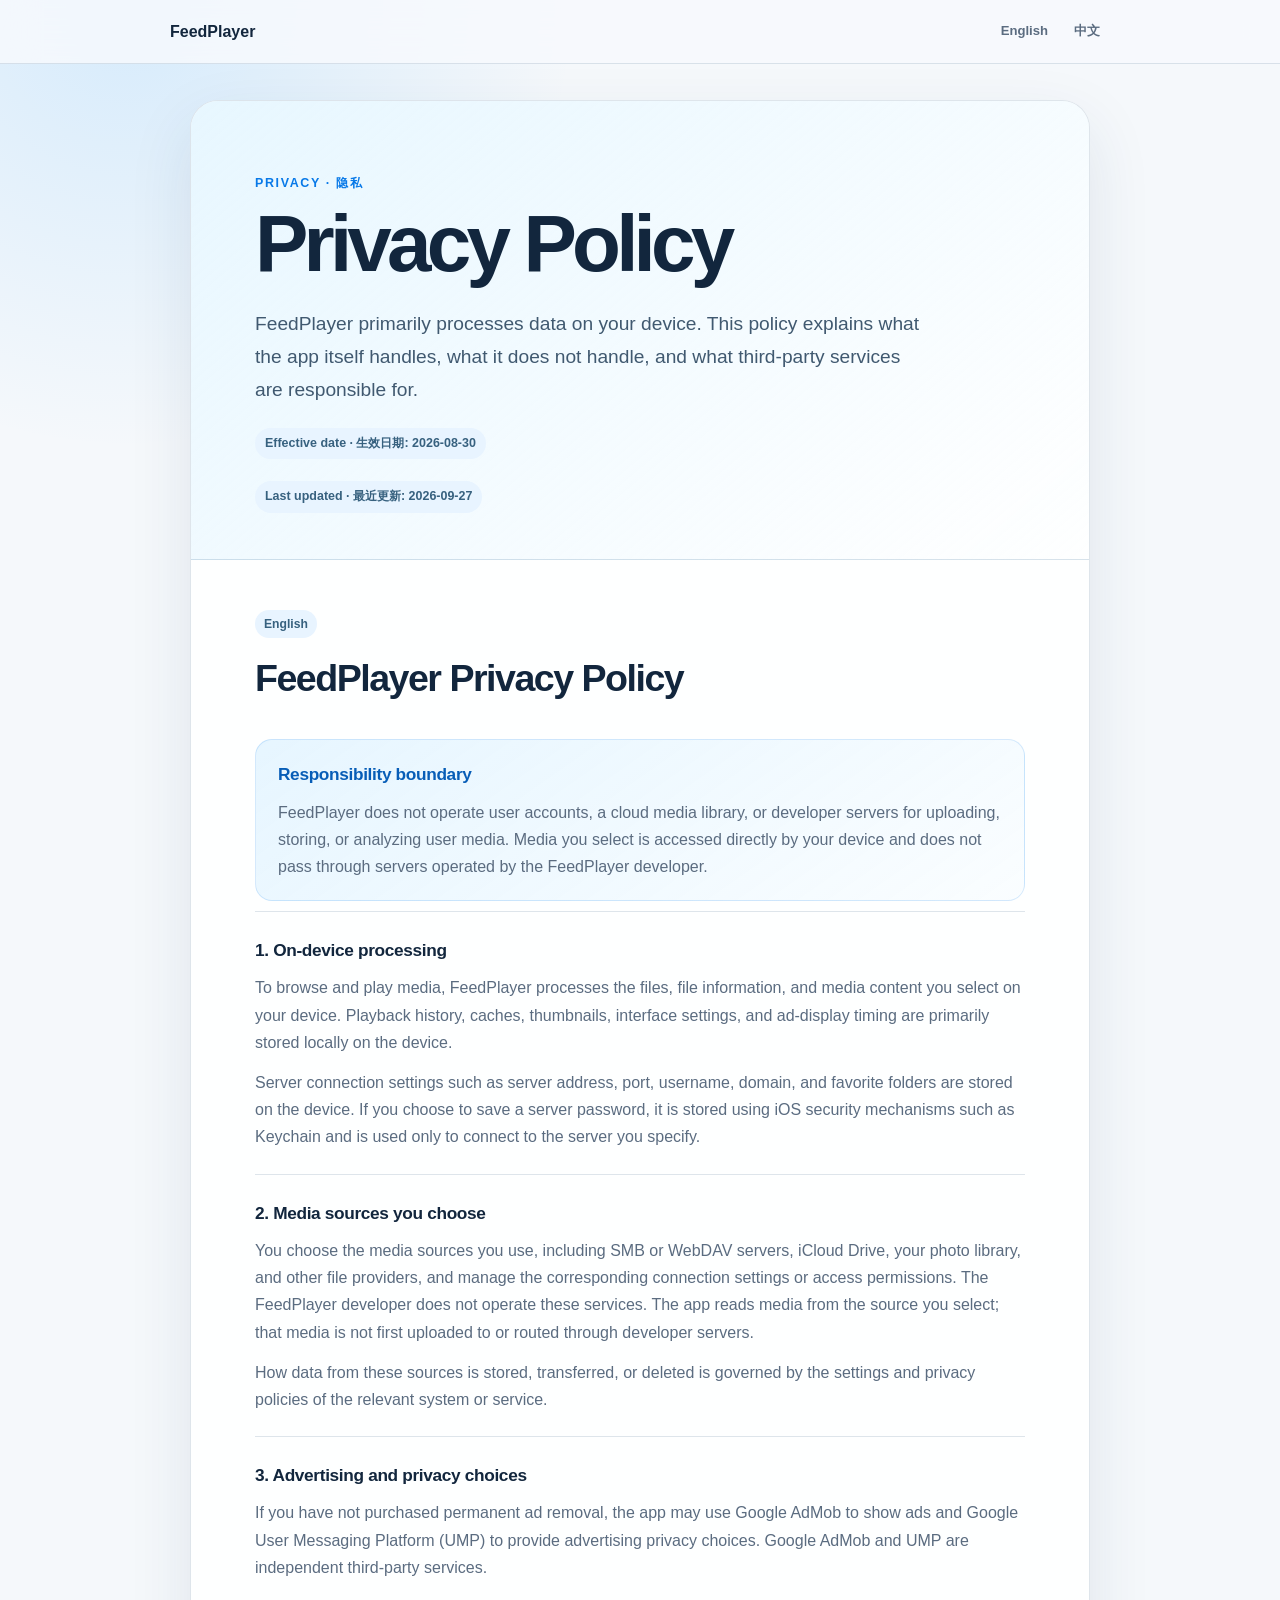
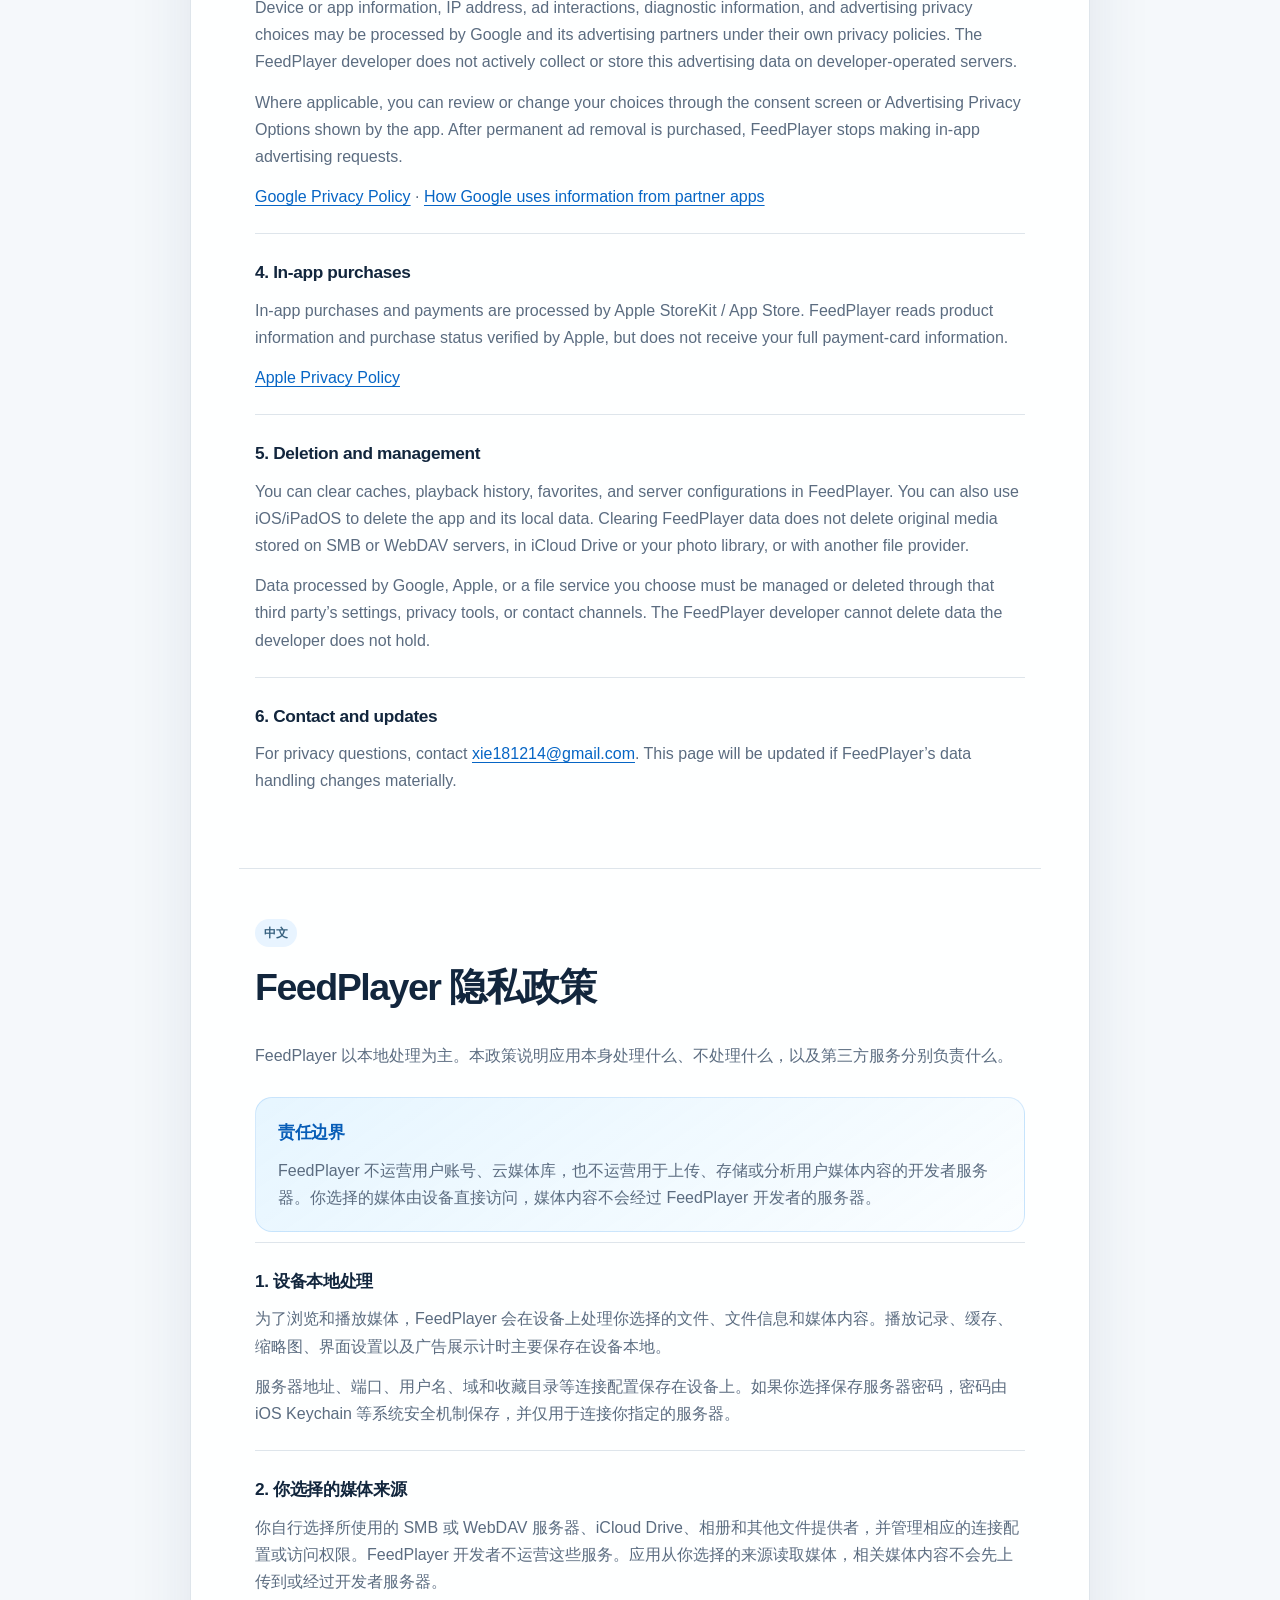
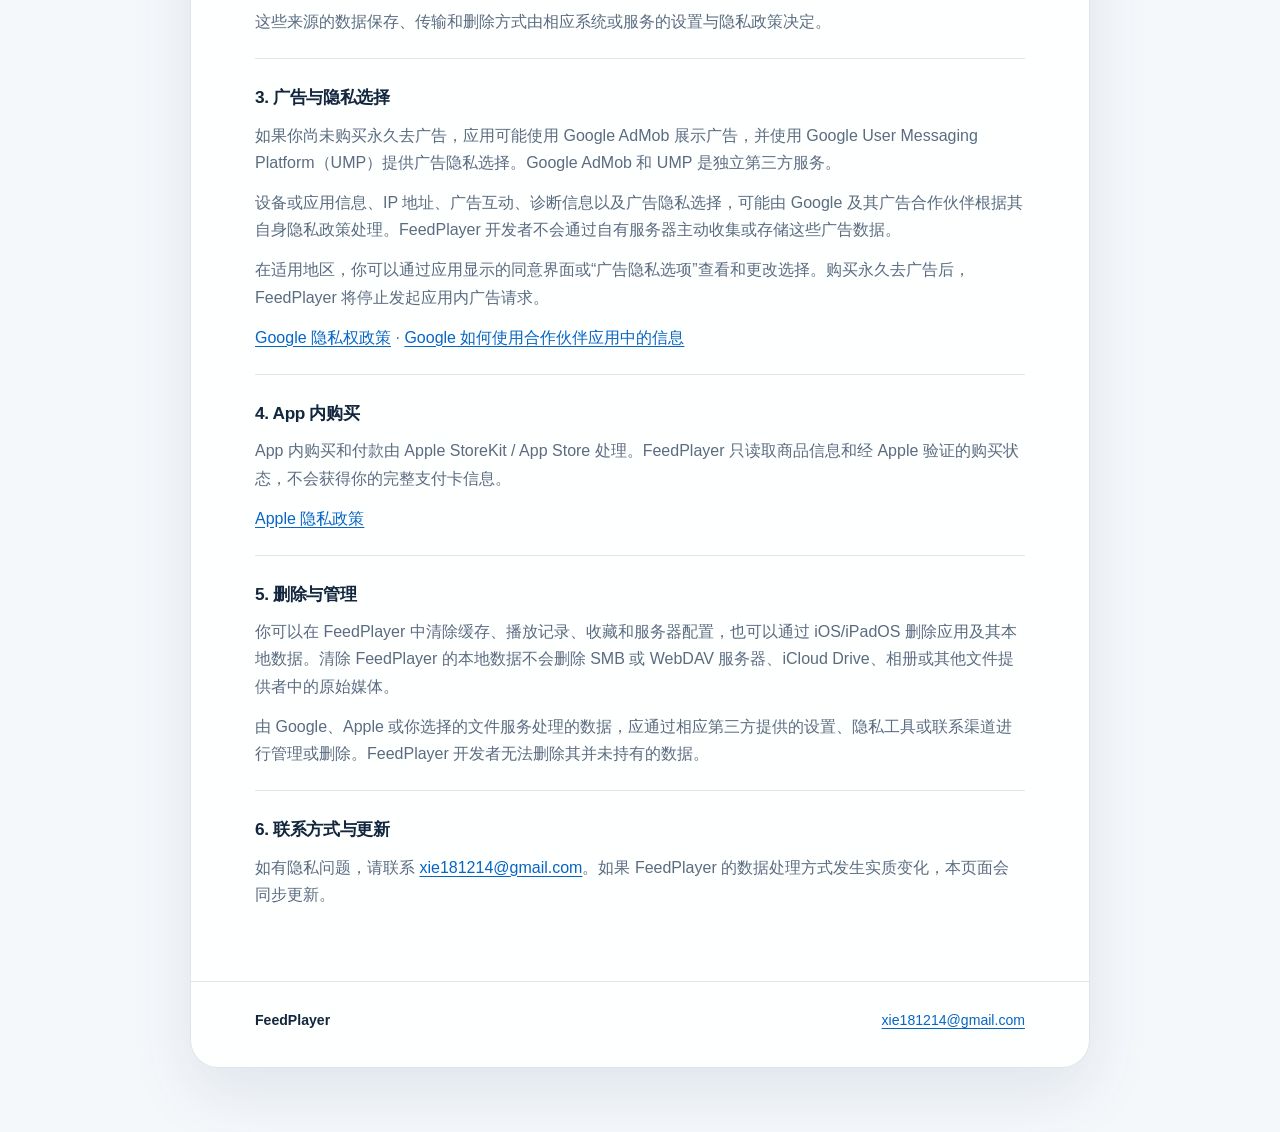
<file: index.html>
<!doctype html>
<html lang="en">
  <head>
    <meta charset="utf-8" />
    <meta name="viewport" content="width=device-width, initial-scale=1" />
    <meta name="description" content="FeedPlayer Privacy Policy · 隐私政策" />
    <meta name="color-scheme" content="light dark" />
    <title>FeedPlayer Privacy Policy · 隐私政策</title>
    <link rel="stylesheet" href="styles.css" />
  </head>
  <body>
    <header class="topbar">
      <a class="brand" href="#top" aria-label="FeedPlayer Privacy Policy">FeedPlayer</a>
      <nav aria-label="Language">
        <a href="#en">English</a>
        <a href="#zh" lang="zh-Hans">中文</a>
      </nav>
    </header>

    <main id="top" class="page">
      <section class="hero">
        <p class="eyebrow">Privacy · <span lang="zh-Hans">隐私</span></p>
        <h1>Privacy Policy</h1>
        <p class="lead">FeedPlayer primarily processes data on your device. This policy explains what the app itself handles, what it does not handle, and what third-party services are responsible for.</p>
        <p class="date">Effective date · <span lang="zh-Hans">生效日期</span>: 2026-08-30</p>
        <p class="date">Last updated · <span lang="zh-Hans">最近更新</span>: 2026-09-27</p>
      </section>

      <article id="en" lang="en">
        <div class="language-title"><span>English</span><h2>FeedPlayer Privacy Policy</h2></div>

        <section class="highlight">
          <h3>Responsibility boundary</h3>
          <p>FeedPlayer does not operate user accounts, a cloud media library, or developer servers for uploading, storing, or analyzing user media. Media you select is accessed directly by your device and does not pass through servers operated by the FeedPlayer developer.</p>
        </section>

        <section>
          <h3>1. On-device processing</h3>
          <p>To browse and play media, FeedPlayer processes the files, file information, and media content you select on your device. Playback history, caches, thumbnails, interface settings, and ad-display timing are primarily stored locally on the device.</p>
          <p>Server connection settings such as server address, port, username, domain, and favorite folders are stored on the device. If you choose to save a server password, it is stored using iOS security mechanisms such as Keychain and is used only to connect to the server you specify.</p>
        </section>

        <section>
          <h3>2. Media sources you choose</h3>
          <p>You choose the media sources you use, including SMB or WebDAV servers, iCloud Drive, your photo library, and other file providers, and manage the corresponding connection settings or access permissions. The FeedPlayer developer does not operate these services. The app reads media from the source you select; that media is not first uploaded to or routed through developer servers.</p>
          <p>How data from these sources is stored, transferred, or deleted is governed by the settings and privacy policies of the relevant system or service.</p>
        </section>

        <section>
          <h3>3. Advertising and privacy choices</h3>
          <p>If you have not purchased permanent ad removal, the app may use Google AdMob to show ads and Google User Messaging Platform (UMP) to provide advertising privacy choices. Google AdMob and UMP are independent third-party services.</p>
          <p>Device or app information, IP address, ad interactions, diagnostic information, and advertising privacy choices may be processed by Google and its advertising partners under their own privacy policies. The FeedPlayer developer does not actively collect or store this advertising data on developer-operated servers.</p>
          <p>Where applicable, you can review or change your choices through the consent screen or Advertising Privacy Options shown by the app. After permanent ad removal is purchased, FeedPlayer stops making in-app advertising requests.</p>
          <p><a href="https://policies.google.com/privacy">Google Privacy Policy</a> · <a href="https://policies.google.com/technologies/partner-sites">How Google uses information from partner apps</a></p>
        </section>

        <section>
          <h3>4. In-app purchases</h3>
          <p>In-app purchases and payments are processed by Apple StoreKit / App Store. FeedPlayer reads product information and purchase status verified by Apple, but does not receive your full payment-card information.</p>
          <p><a href="https://www.apple.com/legal/privacy/">Apple Privacy Policy</a></p>
        </section>

        <section>
          <h3>5. Deletion and management</h3>
          <p>You can clear caches, playback history, favorites, and server configurations in FeedPlayer. You can also use iOS/iPadOS to delete the app and its local data. Clearing FeedPlayer data does not delete original media stored on SMB or WebDAV servers, in iCloud Drive or your photo library, or with another file provider.</p>
          <p>Data processed by Google, Apple, or a file service you choose must be managed or deleted through that third party’s settings, privacy tools, or contact channels. The FeedPlayer developer cannot delete data the developer does not hold.</p>
        </section>

        <section>
          <h3>6. Contact and updates</h3>
          <p>For privacy questions, contact <a href="mailto:xie181214@gmail.com">xie181214@gmail.com</a>. This page will be updated if FeedPlayer’s data handling changes materially.</p>
        </section>
      </article>

      <hr />

      <article id="zh" lang="zh-Hans">
        <div class="language-title"><span>中文</span><h2>FeedPlayer 隐私政策</h2></div>
        <p>FeedPlayer 以本地处理为主。本政策说明应用本身处理什么、不处理什么，以及第三方服务分别负责什么。</p>

        <section class="highlight">
          <h3>责任边界</h3>
          <p>FeedPlayer 不运营用户账号、云媒体库，也不运营用于上传、存储或分析用户媒体内容的开发者服务器。你选择的媒体由设备直接访问，媒体内容不会经过 FeedPlayer 开发者的服务器。</p>
        </section>

        <section>
          <h3>1. 设备本地处理</h3>
          <p>为了浏览和播放媒体，FeedPlayer 会在设备上处理你选择的文件、文件信息和媒体内容。播放记录、缓存、缩略图、界面设置以及广告展示计时主要保存在设备本地。</p>
          <p>服务器地址、端口、用户名、域和收藏目录等连接配置保存在设备上。如果你选择保存服务器密码，密码由 iOS Keychain 等系统安全机制保存，并仅用于连接你指定的服务器。</p>
        </section>

        <section>
          <h3>2. 你选择的媒体来源</h3>
          <p>你自行选择所使用的 SMB 或 WebDAV 服务器、iCloud Drive、相册和其他文件提供者，并管理相应的连接配置或访问权限。FeedPlayer 开发者不运营这些服务。应用从你选择的来源读取媒体，相关媒体内容不会先上传到或经过开发者服务器。</p>
          <p>这些来源的数据保存、传输和删除方式由相应系统或服务的设置与隐私政策决定。</p>
        </section>

        <section>
          <h3>3. 广告与隐私选择</h3>
          <p>如果你尚未购买永久去广告，应用可能使用 Google AdMob 展示广告，并使用 Google User Messaging Platform（UMP）提供广告隐私选择。Google AdMob 和 UMP 是独立第三方服务。</p>
          <p>设备或应用信息、IP 地址、广告互动、诊断信息以及广告隐私选择，可能由 Google 及其广告合作伙伴根据其自身隐私政策处理。FeedPlayer 开发者不会通过自有服务器主动收集或存储这些广告数据。</p>
          <p>在适用地区，你可以通过应用显示的同意界面或“广告隐私选项”查看和更改选择。购买永久去广告后，FeedPlayer 将停止发起应用内广告请求。</p>
          <p><a href="https://policies.google.com/privacy">Google 隐私权政策</a> · <a href="https://policies.google.com/technologies/partner-sites">Google 如何使用合作伙伴应用中的信息</a></p>
        </section>

        <section>
          <h3>4. App 内购买</h3>
          <p>App 内购买和付款由 Apple StoreKit / App Store 处理。FeedPlayer 只读取商品信息和经 Apple 验证的购买状态，不会获得你的完整支付卡信息。</p>
          <p><a href="https://www.apple.com/legal/privacy/">Apple 隐私政策</a></p>
        </section>

        <section>
          <h3>5. 删除与管理</h3>
          <p>你可以在 FeedPlayer 中清除缓存、播放记录、收藏和服务器配置，也可以通过 iOS/iPadOS 删除应用及其本地数据。清除 FeedPlayer 的本地数据不会删除 SMB 或 WebDAV 服务器、iCloud Drive、相册或其他文件提供者中的原始媒体。</p>
          <p>由 Google、Apple 或你选择的文件服务处理的数据，应通过相应第三方提供的设置、隐私工具或联系渠道进行管理或删除。FeedPlayer 开发者无法删除其并未持有的数据。</p>
        </section>

        <section>
          <h3>6. 联系方式与更新</h3>
          <p>如有隐私问题，请联系 <a href="mailto:xie181214@gmail.com">xie181214@gmail.com</a>。如果 FeedPlayer 的数据处理方式发生实质变化，本页面会同步更新。</p>
        </section>
      </article>

      <footer>
        <strong>FeedPlayer</strong>
        <a href="mailto:xie181214@gmail.com">xie181214@gmail.com</a>
      </footer>
    </main>
  </body>
</html>
</file>
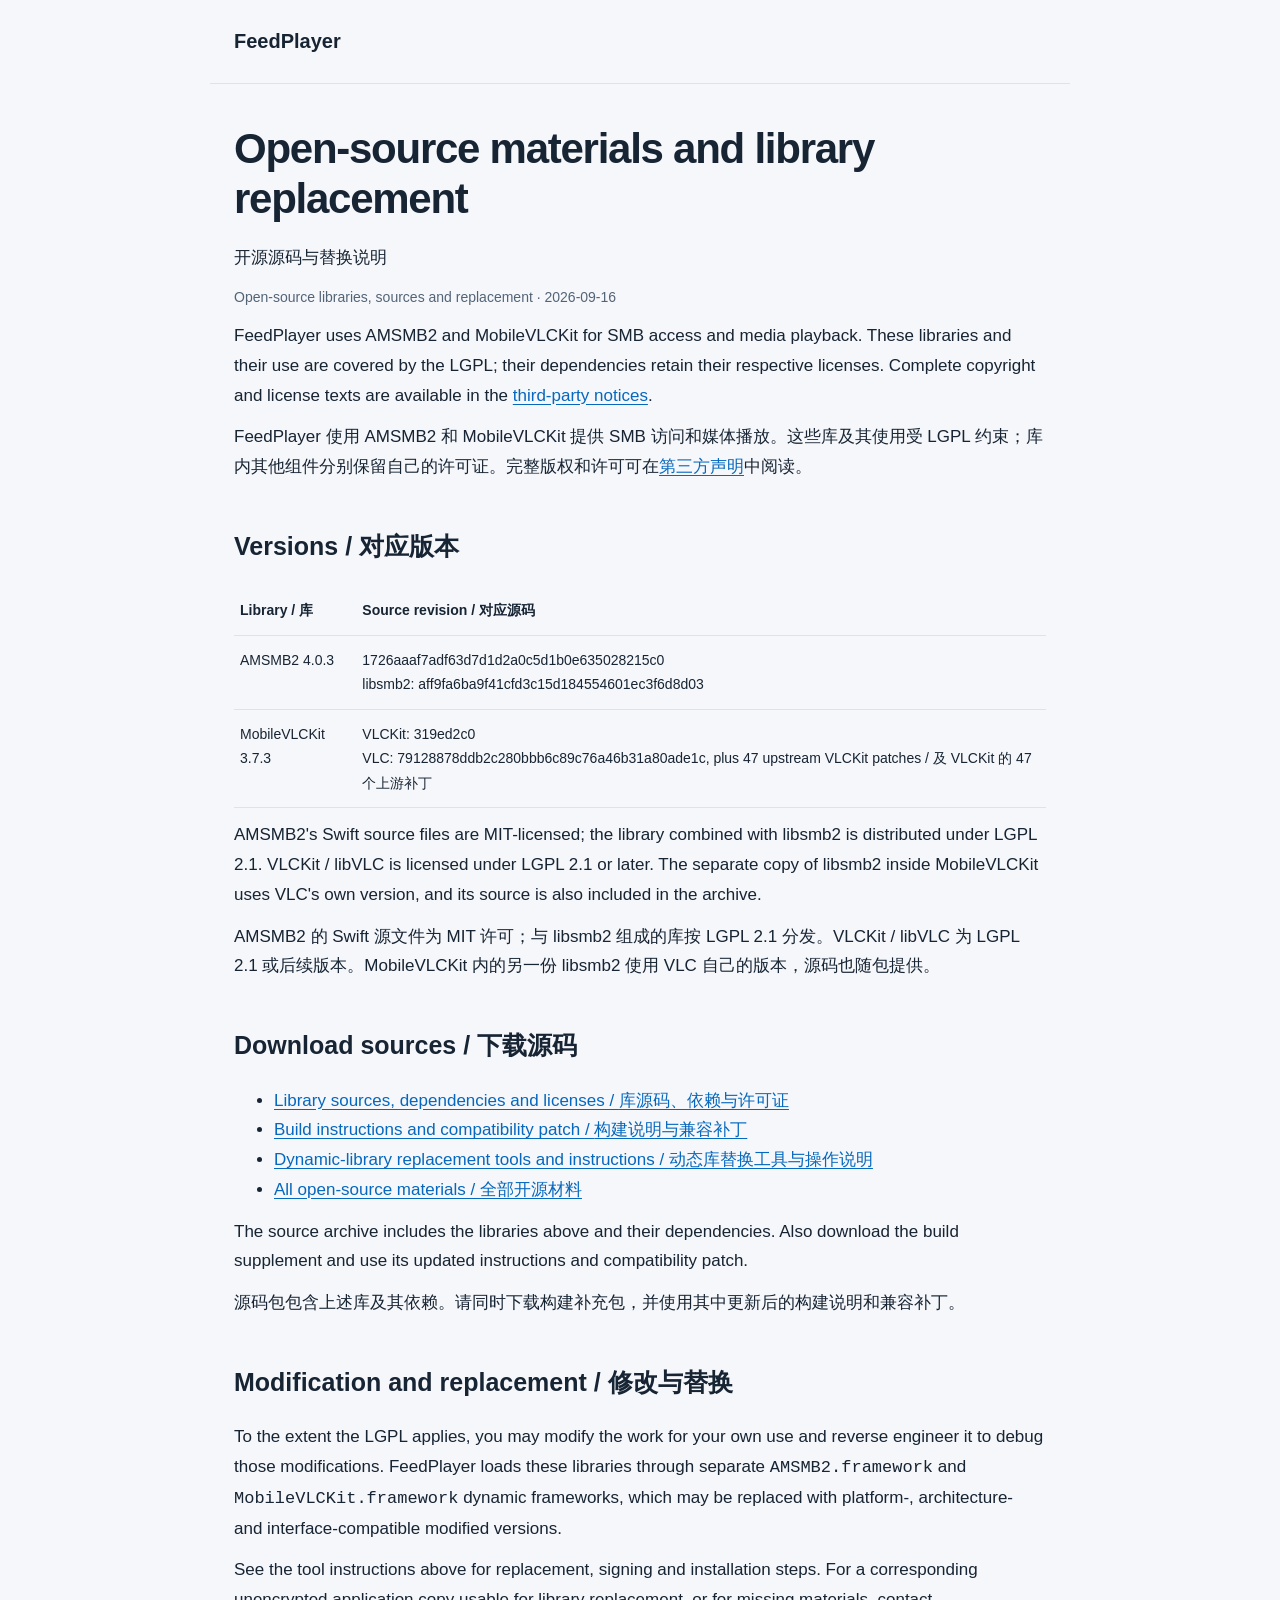
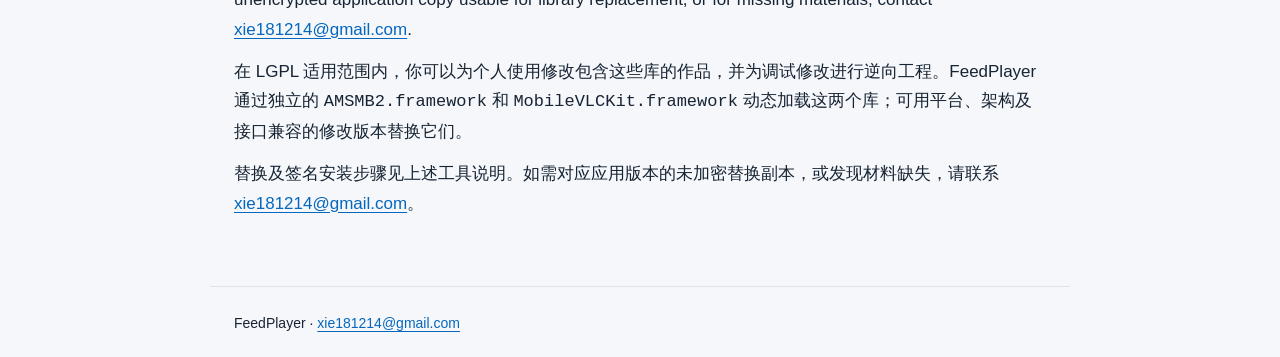
<file: source-offer.html>
<!doctype html>
<html lang="en"><head><meta charset="utf-8"><meta name="viewport" content="width=device-width,initial-scale=1"><meta name="color-scheme" content="light dark"><meta name="description" content="AMSMB2 and MobileVLCKit licenses, source archives and replacement instructions"><title>FeedPlayer · Open-source materials</title><style>
:root{color-scheme:light dark;--bg:#f5f7fa;--fg:#172433;--muted:#536477;--line:#dce3eb;--link:#0567be;--card:#fff}
*{box-sizing:border-box}body{margin:0;background:var(--bg);color:var(--fg);font:17px/1.75 -apple-system,BlinkMacSystemFont,"Segoe UI",sans-serif}a{color:var(--link);text-underline-offset:3px;overflow-wrap:anywhere}header,main,footer{max-width:860px;margin:auto;padding:24px}header{border-bottom:1px solid var(--line)}.brand{display:block;font-size:20px;font-weight:700;text-decoration:none;color:var(--fg)}main{padding-top:40px;padding-bottom:56px}h1{font-size:clamp(28px,6vw,42px);line-height:1.2;margin:0 0 18px;letter-spacing:-.03em}h2{font-size:25px;line-height:1.3;margin:48px 0 24px}h3{font-size:19px;line-height:1.4;margin:32px 0 12px}p,ul{margin:12px 0}.meta,.muted{color:var(--muted);font-size:14px}.summary{background:var(--card);border:1px solid var(--line);border-radius:16px;padding:18px 22px;margin:24px 0}hr{border:0;border-top:1px solid var(--line);margin:44px 0}footer{border-top:1px solid var(--line);font-size:14px}pre{font:13px/1.65 ui-monospace,SFMono-Regular,Menlo,monospace;white-space:pre-wrap;overflow-wrap:anywhere}details{background:var(--card);border:1px solid var(--line);border-radius:12px;padding:16px;margin:14px 0}summary{cursor:pointer;font-weight:600}table{border-collapse:collapse;width:100%;font-size:14px}td,th{text-align:left;vertical-align:top;border-bottom:1px solid var(--line);padding:12px 6px;overflow-wrap:anywhere}code{overflow-wrap:anywhere}section{scroll-margin-top:20px}@media(prefers-color-scheme:dark){:root{--bg:#111820;--fg:#ecf1f7;--muted:#b1bfce;--line:#344251;--link:#89c6ff;--card:#1a2531}}@media(max-width:480px){header,main,footer{padding-left:20px;padding-right:20px}body{font-size:16px}}
</style></head><body><header id="top"><a class="brand" href="#top">FeedPlayer</a></header><main><h1>Open-source materials and library replacement</h1>
<p lang="zh-Hans">开源源码与替换说明</p>
<p class="meta">Open-source libraries, sources and replacement · 2026-09-16</p>
<p>FeedPlayer uses AMSMB2 and MobileVLCKit for SMB access and media playback. These libraries and their use are covered by the LGPL; their dependencies retain their respective licenses. Complete copyright and license texts are available in the <a href="third-party-notices.html">third-party notices</a>.</p>
<p lang="zh-Hans">FeedPlayer 使用 AMSMB2 和 MobileVLCKit 提供 SMB 访问和媒体播放。这些库及其使用受 LGPL 约束；库内其他组件分别保留自己的许可证。完整版权和许可可在<a href="third-party-notices.html">第三方声明</a>中阅读。</p>
<h2>Versions / <span lang="zh-Hans">对应版本</span></h2>
<table><thead><tr><th>Library / <span lang="zh-Hans">库</span></th><th>Source revision / <span lang="zh-Hans">对应源码</span></th></tr></thead><tbody>
<tr><td>AMSMB2 4.0.3</td><td>1726aaaf7adf63d7d1d2a0c5d1b0e635028215c0<br>libsmb2: aff9fa6ba9f41cfd3c15d184554601ec3f6d8d03</td></tr>
<tr><td>MobileVLCKit 3.7.3</td><td>VLCKit: 319ed2c0<br>VLC: 79128878ddb2c280bbb6c89c76a46b31a80ade1c, plus 47 upstream VLCKit patches / <span lang="zh-Hans">及 VLCKit 的 47 个上游补丁</span></td></tr>
</tbody></table>
<p>AMSMB2's Swift source files are MIT-licensed; the library combined with libsmb2 is distributed under LGPL 2.1. VLCKit / libVLC is licensed under LGPL 2.1 or later. The separate copy of libsmb2 inside MobileVLCKit uses VLC's own version, and its source is also included in the archive.</p>
<p lang="zh-Hans">AMSMB2 的 Swift 源文件为 MIT 许可；与 libsmb2 组成的库按 LGPL 2.1 分发。VLCKit / libVLC 为 LGPL 2.1 或后续版本。MobileVLCKit 内的另一份 libsmb2 使用 VLC 自己的版本，源码也随包提供。</p>
<h2>Download sources / <span lang="zh-Hans">下载源码</span></h2>
<ul>
<li><a href="https://github.com/181214-del/FeedPlayer-Support/releases/download/third-party-sources-2026-09-16/feedplayer-third-party-sources-2026-09-16.tar">Library sources, dependencies and licenses / <span lang="zh-Hans">库源码、依赖与许可证</span></a></li>
<li><a href="https://github.com/181214-del/FeedPlayer-Support/releases/download/third-party-sources-2026-09-16/source-rebuild-validation-2026-09-16.tar.gz">Build instructions and compatibility patch / <span lang="zh-Hans">构建说明与兼容补丁</span></a></li>
<li><a href="https://github.com/181214-del/FeedPlayer-Support/releases/download/third-party-sources-2026-09-16/library-replacement-tools-2026-09-16.tar.gz">Dynamic-library replacement tools and instructions / <span lang="zh-Hans">动态库替换工具与操作说明</span></a></li>
<li><a href="https://github.com/181214-del/FeedPlayer-Support/releases/tag/third-party-sources-2026-09-16">All open-source materials / <span lang="zh-Hans">全部开源材料</span></a></li>
</ul>
<p>The source archive includes the libraries above and their dependencies. Also download the build supplement and use its updated instructions and compatibility patch.</p>
<p lang="zh-Hans">源码包包含上述库及其依赖。请同时下载构建补充包，并使用其中更新后的构建说明和兼容补丁。</p>
<h2>Modification and replacement / <span lang="zh-Hans">修改与替换</span></h2>
<p>To the extent the LGPL applies, you may modify the work for your own use and reverse engineer it to debug those modifications. FeedPlayer loads these libraries through separate <code>AMSMB2.framework</code> and <code>MobileVLCKit.framework</code> dynamic frameworks, which may be replaced with platform-, architecture- and interface-compatible modified versions.</p>
<p>See the tool instructions above for replacement, signing and installation steps. For a corresponding unencrypted application copy usable for library replacement, or for missing materials, contact <a href="mailto:xie181214@gmail.com">xie181214@gmail.com</a>.</p>
<p lang="zh-Hans">在 LGPL 适用范围内，你可以为个人使用修改包含这些库的作品，并为调试修改进行逆向工程。FeedPlayer 通过独立的 <code>AMSMB2.framework</code> 和 <code>MobileVLCKit.framework</code> 动态加载这两个库；可用平台、架构及接口兼容的修改版本替换它们。</p>
<p lang="zh-Hans">替换及签名安装步骤见上述工具说明。如需对应应用版本的未加密替换副本，或发现材料缺失，请联系 <a href="mailto:xie181214@gmail.com">xie181214@gmail.com</a>。</p>
</main><footer>FeedPlayer · <a href="mailto:xie181214@gmail.com">xie181214@gmail.com</a></footer></body></html>
</file>
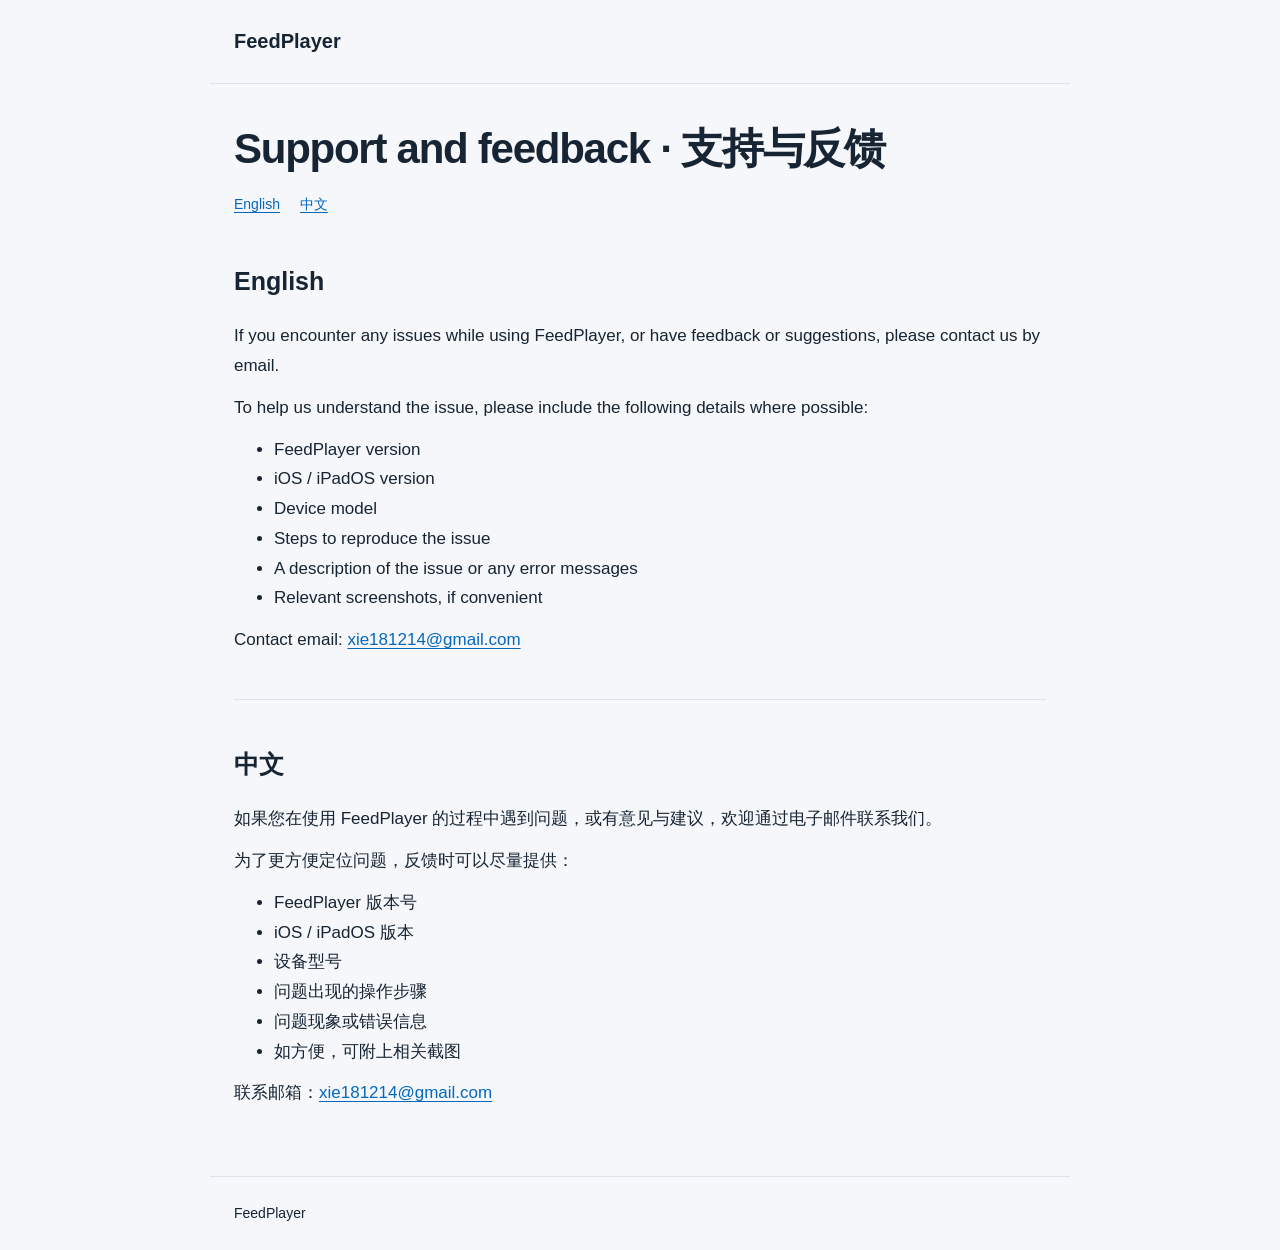
<file: support.html>
<!doctype html>
<html lang="en"><head><meta charset="utf-8"><meta name="viewport" content="width=device-width,initial-scale=1"><meta name="color-scheme" content="light dark"><meta name="description" content="FeedPlayer Support and feedback / 支持与反馈"><title>FeedPlayer · Support and feedback · 支持与反馈</title><style>
:root{color-scheme:light dark;--bg:#f5f7fa;--fg:#172433;--muted:#536477;--line:#dce3eb;--link:#0567be;--card:#fff}
*{box-sizing:border-box}body{margin:0;background:var(--bg);color:var(--fg);font:17px/1.75 -apple-system,BlinkMacSystemFont,"Segoe UI",sans-serif}a{color:var(--link);text-underline-offset:3px;overflow-wrap:anywhere}header,main,footer{max-width:860px;margin:auto;padding:24px}header{border-bottom:1px solid var(--line)}nav{display:flex;flex-wrap:wrap;gap:8px 20px;font-size:14px}.brand{display:block;font-size:20px;font-weight:700;text-decoration:none;color:var(--fg)}main{padding-top:40px;padding-bottom:56px}h1{font-size:clamp(28px,6vw,42px);line-height:1.2;margin:0 0 18px;letter-spacing:-.03em}h2{font-size:25px;line-height:1.3;margin:48px 0 24px}h3{font-size:19px;line-height:1.4;margin:32px 0 12px}p,ul{margin:12px 0}.meta,.muted{color:var(--muted);font-size:14px}.summary{background:var(--card);border:1px solid var(--line);border-radius:16px;padding:18px 22px;margin:24px 0}hr{border:0;border-top:1px solid var(--line);margin:44px 0}footer{border-top:1px solid var(--line);font-size:14px}pre{font:13px/1.65 ui-monospace,SFMono-Regular,Menlo,monospace;white-space:pre-wrap;overflow-wrap:anywhere}details{background:var(--card);border:1px solid var(--line);border-radius:12px;padding:16px;margin:14px 0}summary{cursor:pointer;font-weight:600}table{border-collapse:collapse;width:100%;font-size:14px}td,th{text-align:left;vertical-align:top;border-bottom:1px solid var(--line);padding:12px 6px;overflow-wrap:anywhere}code{overflow-wrap:anywhere}section{scroll-margin-top:20px}@media(prefers-color-scheme:dark){:root{--bg:#111820;--fg:#ecf1f7;--muted:#b1bfce;--line:#344251;--link:#89c6ff;--card:#1a2531}}@media(max-width:480px){header,main,footer{padding-left:20px;padding-right:20px}body{font-size:16px}nav{gap:8px 16px}}
</style></head><body><header id="top"><a class="brand" href="#top">FeedPlayer</a></header><main><h1>Support and feedback · <span lang="zh-Hans">支持与反馈</span></h1>
<nav aria-label="Language"><a href="#en">English</a><a href="#zh" lang="zh-Hans">中文</a></nav>
<section id="en" lang="en">
<h2>English</h2>
<p>If you encounter any issues while using FeedPlayer, or have feedback or suggestions, please contact us by email.</p>
<p>To help us understand the issue, please include the following details where possible:</p>
<ul>
<li>FeedPlayer version</li>
<li>iOS / iPadOS version</li>
<li>Device model</li>
<li>Steps to reproduce the issue</li>
<li>A description of the issue or any error messages</li>
<li>Relevant screenshots, if convenient</li>
</ul>
<p>Contact email: <a href="mailto:xie181214@gmail.com">xie181214@gmail.com</a></p>
</section>
<hr>
<section id="zh" lang="zh-Hans">
<h2>中文</h2>
<p>如果您在使用 FeedPlayer 的过程中遇到问题，或有意见与建议，欢迎通过电子邮件联系我们。</p>
<p>为了更方便定位问题，反馈时可以尽量提供：</p>
<ul>
<li>FeedPlayer 版本号</li>
<li>iOS / iPadOS 版本</li>
<li>设备型号</li>
<li>问题出现的操作步骤</li>
<li>问题现象或错误信息</li>
<li>如方便，可附上相关截图</li>
</ul>
<p>联系邮箱：<a href="mailto:xie181214@gmail.com">xie181214@gmail.com</a></p>
</section></main><footer>FeedPlayer</footer></body></html>
</file>
<file: styles.css>
:root {
  color-scheme: light dark;
  --background: #f5f8fb;
  --surface: rgba(255, 255, 255, 0.88);
  --text: #12263d;
  --muted: #5b6c80;
  --line: rgba(32, 73, 115, 0.14);
  --accent: #0879e8;
  --accent-soft: #e8f4ff;
  --shadow: 0 24px 64px rgba(26, 61, 99, 0.1);
}

* { box-sizing: border-box; }
html { scroll-behavior: smooth; scroll-padding-top: 78px; }
body {
  margin: 0;
  color: var(--text);
  background:
    radial-gradient(circle at 10% 0%, rgba(71, 174, 255, 0.18), transparent 28rem),
    var(--background);
  font-family: -apple-system, BlinkMacSystemFont, "Segoe UI", sans-serif;
  line-height: 1.7;
}
a { color: #0665c5; text-underline-offset: 0.18em; }

.topbar {
  position: sticky;
  top: 0;
  z-index: 10;
  display: flex;
  align-items: center;
  justify-content: space-between;
  min-height: 64px;
  padding: 10px max(20px, calc((100vw - 940px) / 2));
  border-bottom: 1px solid var(--line);
  background: rgba(247, 250, 253, 0.84);
  backdrop-filter: blur(18px);
}
.brand { color: var(--text); font-weight: 750; text-decoration: none; }
nav { display: flex; gap: 6px; }
nav a { padding: 5px 10px; border-radius: 999px; color: var(--muted); font-size: 0.82rem; font-weight: 650; text-decoration: none; }
nav a:hover { color: var(--accent); background: var(--accent-soft); }

.page { width: min(100% - 28px, 900px); margin: 36px auto 64px; overflow: hidden; border: 1px solid var(--line); border-radius: 28px; background: var(--surface); box-shadow: var(--shadow); }
.hero { padding: clamp(40px, 8vw, 72px) clamp(22px, 7vw, 64px) 46px; border-bottom: 1px solid var(--line); background: linear-gradient(140deg, rgba(229, 246, 255, 0.92), rgba(255, 255, 255, 0.46)); }
.eyebrow { margin: 0 0 10px; color: var(--accent); font-size: 0.78rem; font-weight: 780; letter-spacing: 0.13em; text-transform: uppercase; }
h1 { margin: 0; font-size: clamp(2.65rem, 8vw, 5rem); line-height: 1; letter-spacing: -0.06em; }
.lead { max-width: 670px; margin: 24px 0 0; color: #405970; font-size: clamp(1.02rem, 2vw, 1.2rem); }
.date { width: fit-content; margin: 22px 0 0; padding: 5px 10px; border-radius: 999px; color: #37617f; background: var(--accent-soft); font-size: 0.78rem; font-weight: 650; }

article { padding: 50px clamp(22px, 7vw, 64px); }
.language-title { display: grid; gap: 9px; margin-bottom: 22px; }
.language-title span { width: fit-content; padding: 4px 9px; border-radius: 999px; color: #37617f; background: var(--accent-soft); font-size: 0.76rem; font-weight: 700; }
.language-title h2 { margin: 0; font-size: clamp(1.7rem, 4vw, 2.35rem); letter-spacing: -0.04em; }
article section { padding: 24px 0 10px; }
article section + section { border-top: 1px solid var(--line); }
article h3 { margin: 0 0 9px; font-size: 1.08rem; letter-spacing: -0.02em; }
article p { margin: 0 0 13px; color: var(--muted); }
.highlight { margin: 28px 0 10px; padding: 20px 22px; border: 1px solid rgba(8, 121, 232, 0.15); border-radius: 17px; background: linear-gradient(145deg, rgba(229, 245, 255, 0.95), rgba(249, 253, 255, 0.82)); }
.highlight h3 { color: #075db7; }
.highlight p { margin-bottom: 0; }
hr { width: calc(100% - 96px); margin: 0 auto; border: 0; border-top: 1px solid var(--line); }
footer { display: flex; align-items: center; justify-content: space-between; gap: 16px; padding: 27px clamp(22px, 7vw, 64px) 34px; border-top: 1px solid var(--line); font-size: 0.88rem; }

@media (prefers-color-scheme: dark) {
  :root { --background: #07111d; --surface: rgba(13, 27, 43, 0.94); --text: #eef6ff; --muted: #adbdcc; --line: rgba(168, 205, 237, 0.14); --accent-soft: rgba(35, 129, 211, 0.18); --shadow: 0 24px 64px rgba(0, 0, 0, 0.32); }
  body { background: radial-gradient(circle at 10% 0%, rgba(25, 117, 186, 0.18), transparent 28rem), var(--background); }
  .topbar { background: rgba(7, 17, 29, 0.84); }
  .hero { background: linear-gradient(140deg, rgba(18, 61, 91, 0.9), rgba(13, 27, 43, 0.42)); }
  .lead { color: #bfd0df; }
  .highlight { background: linear-gradient(145deg, rgba(17, 65, 99, 0.94), rgba(14, 35, 53, 0.84)); }
  a { color: #75bcff; }
}

@media (max-width: 620px) {
  .topbar { min-height: 58px; padding: 8px 14px; }
  .page { width: min(100% - 16px, 900px); margin-top: 14px; border-radius: 20px; }
  article { padding-top: 38px; padding-bottom: 38px; }
  hr { width: calc(100% - 44px); }
  footer { align-items: flex-start; flex-direction: column; }
}

@media (prefers-reduced-motion: reduce) { html { scroll-behavior: auto; } }
</file>
